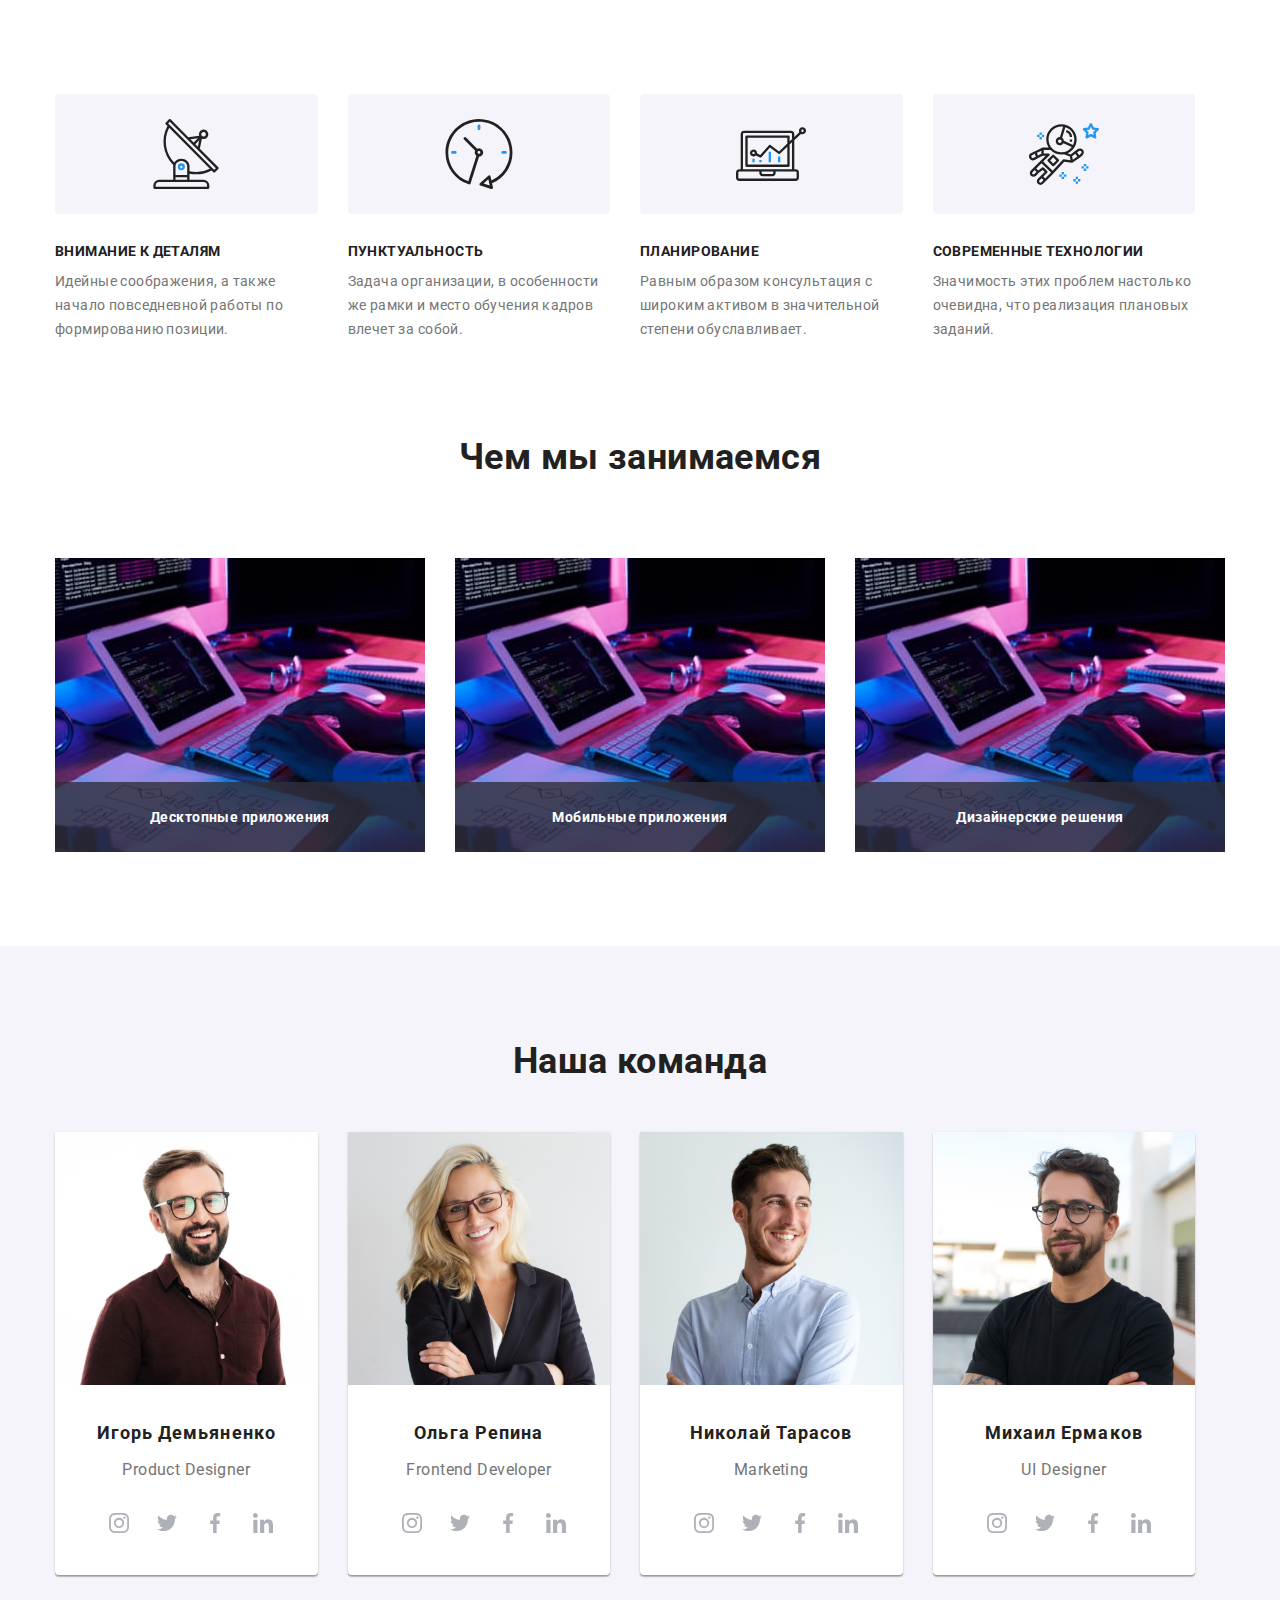
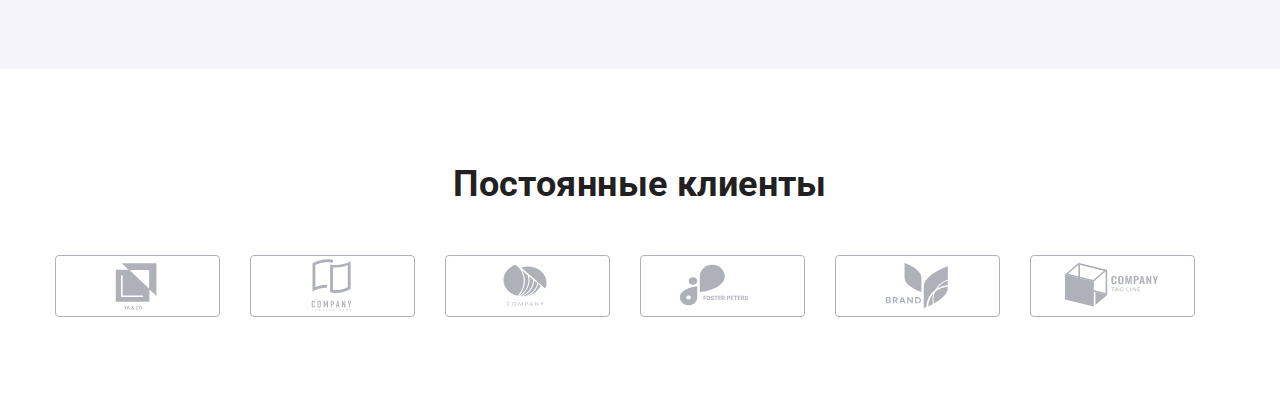
<file: index.html>
<!DOCTYPE html>
<html lang="ru">

<head>
    <meta charset="UTF-8">
    <meta http-equiv="X-UA-Compatible" content="IE=edge">
    <meta name="viewport" content="width=device-width, initial-scale=1.0">
    <title>Document</title>
    <link
        href="https://fonts.googleapis.com/css2?family=Raleway:wght@700&family=Roboto:wght@400;500;700;900&display=swap"
        rel="stylesheet">
    <link rel="stylesheet"
        href="https://cdnjs.cloudflare.com/ajax/libs/modern-normalize/1.1.0/modern-normalize.min.css">
    <link rel="stylesheet" href="./css/main.min.css">
</head>

<body>
    <!-- <header class="header">
        <div class="header__conteiner">
            <nav class="nav-head">
                <a class="logo" href="https://www.google.com/">
                    <span class="logo__web">Web</span>
                    <span class="logo__studio">Studio</span></a>
                
                    <ul class="site-nav">
                    <li class="site-nav__item"> <a href="https://www.google.com/" class=" site-nav__link site-nav__link--current">Студия</a></li>
                    <li class="site-nav__item"> <a href="./portfolio.html" class="link site-nav__link">Портфолио</a></li>
                    <li class="site-nav__item"> <a href="https://www.google.com/" class=" site-nav__link">Контакты</a></li>
                </ul>
            </nav>

            <ul class="contacts-header list ">
                <li class="contacts-header__item">
                        <a href="mailto:info@devstudio.com" class=" contacts-header__link">
                    
                        <svg class="contacts-header__icon" width="16px" height="12px">
                            <use href="./icon/sprite.svg#icon-mail">
                    
                            </use>
                        </svg>
                        info@devstudio.com</a>
                    
                </li>
                
                <li class="item">
                    
                        <a href="tel:+380961111111" class="contacts-header__link">
                        <svg class="contacts-header__icon" width="10px" height="16px">
                            <use href="./icon/sprite.svg#icon-smartphone">
                    
                            </use>
                        </svg>
                        +38 096 111 11 11</a>
                    
                </li>
            </ul>
        </div>
    </header> -->
    <main>
        <!-- <section class="hero">
            <div class="conteiner">
                <h1 class="hero__title">Эффективные решения для вашего бизнеса</h1>
                <button data-modal-open type="button" class="hero__button ">Заказать услугу</button>
            </div>
        </section> -->
        <section class="section">

            <div class="conteiner ">
                <h2 class="hidden">Наши преимущества</h2>
                <ul class="advantage-studio">
                    <li class="advantage-studio__item">
                        <div class="advantage-img">
                            <svg class="advantage-img__svg " width="70px" height="70px">
                            <use href="./icon/sprite.svg#icon-antenna-23">
                            </use>
                        </svg></div>
                        <h3 class="advantage-studio__title">Внимание к деталям</h3>
                        <p class="advantage-studio__text">Идейные соображения, а также начало повседневной работы по
                            формированию позиции.</p>

                    </li>
                    <li class="advantage-studio__item">
                        <div class="advantage-img">
                            <svg class="advantage-img__svg " width="70px" height="70px">
                            <use href="./icon/sprite.svg#icon-clock-23">
                            </use>
                        </svg></div>
                        <h3 class="advantage-studio__title">Пунктуальность</h3>
                        <p class="advantage-studio__text">Задача организации, в особенности же рамки и место обучения
                            кадров влечет за собой.</p>
                    </li>
                    <li class="advantage-studio__item">

                        <div class="advantage-img">
                            <svg class="advantage-img__svg" width="70px" height="70px">
                            <use href="./icon/sprite.svg#icon-diagram-23">
                            </use>
                        </svg></div>
                        <h3 class="advantage-studio__title">Планирование</h3>
                        <p class="advantage-studio__text">Равным образом консультация с широким активом в значительной
                            степени обуславливает.</p>
                    </li>
                    <li class="advantage-studio__item">
                        <div class="advantage-img">
                            <svg class="advantage-img__svg" width="70px" height="70px">
                                <use href="./icon/sprite.svg#icon-astronaut-23">
                                </use>
                            </svg>
                        </div>
                        <h3 class="advantage-studio__title">Современные технологии</h3>
                        <p class="advantage-studio__text">Значимость этих проблем настолько очевидна, что реализация
                            плановых заданий.</p>
                    </li>
                </ul>
            </div>
        </section>
        <section class="section section--no-pading-top">
            <div class="conteiner">
                <h2 class="section__title section__title--displayNone centered">Чем мы занимаемся</h2>
                <ul class="direction">
                    <li class="direction__item">
                        <img  src="./images/box1.jpg" width="370" alt="desktop and ipad">
                    <p class="direction__label">Десктопные приложения</p>
                </li>
                
                <li class="direction__item">
                    <img src="./images/box1.jpg" width="370" alt="desktop and ipad">
                    <p class="direction__label">Мобильные приложения</p>
                </li>
                

                    <li class="direction__item">
                        <img src="./images/box1.jpg" width="370" alt="desktop and ipad">
                        <p class="direction__label">Дизайнерские решения</p>
                    </li>
                    
                </ul>

        </div>
        </section>
          <section class="section section--outher-bg">
            <div class="conteiner">
                <h2 class="section__title centered">Наша команда</h2>
                    <ul class="team">
                        <li class="team__item">
                            <img src="./images/img(4).jpg" width="270" alt="фото Игорь Демьяненко">
                            <div class="team__card">
                                <h3 class="team__title">Игорь Демьяненко</h3>
                                <p class="team__text">Product Designer</p>
                                    <ul class="social">
                                        <li class="social__item">
                                            <a class="social__link" href="#">
                                            <svg class="comand-social " width="20px" height="20px">
                                                <use href="./icon/sprite.svg#icon-instagram-new">
                                        
                                                </use>
                                            </svg>
                                        </a></li>
                                        <li class="social__item">
                                            <a class="social__link" href="#">
                                            <svg class="comand-social" width="20px" height="20px">
                                                <use href="./icon/sprite.svg#icon-twitter--new">
                                        
                                                </use>
                                            </svg></a></li>
                                        <li class="social__item">
                                            <a class="social__link" href="#">
                                            <svg class="comand-social" width="20px" height="20px">
                                                <use href="./icon/sprite.svg#icon-facebook-new">
                                        
                                                </use>
                                            </svg></a></li>
                                        <li class="social__item">
                                            <a class="social__link" href="#">
                                            <svg class="comand-social" width="20px" height="20px">
                                                <use href="./icon/sprite.svg#icon-linkedin-new">
                                        
                                                </use>
                                            </svg></a></li>
                                    
                                    
                                    
                                    
                                        </ul>
                        
                            </div>
                        </li>
                        <li class="team__item">
                            <img src="./images/img(1).jpg" width="270" alt="фото Ольга Репина">
                            <div class="team__card">
                                <h3 class="team__title">Ольга Репина</h3>
                                <p class="team__text">Frontend Developer</p>
                                <ul class="social">
                                    <li class="social__item">
                                        <a class="social__link" href="#">
                                            <svg class="comand-social " width="20px" height="20px">
                                                <use href="./icon/sprite.svg#icon-instagram-new">
                                
                                                </use>
                                            </svg>
                                        </a>
                                    </li>
                                    <li class="social__item">
                                        <a class="social__link" href="#">
                                            <svg class="comand-social" width="20px" height="20px">
                                                <use href="./icon/sprite.svg#icon-twitter--new">
                                
                                                </use>
                                            </svg></a>
                                    </li>
                                    <li class="social__item">
                                        <a class="social__link" href="#">
                                            <svg class="comand-social" width="20px" height="20px">
                                                <use href="./icon/sprite.svg#icon-facebook-new">
                                
                                                </use>
                                            </svg></a>
                                    </li>
                                    <li class="social__item">
                                        <a class="social__link" href="#">
                                            <svg class="comand-social" width="20px" height="20px">
                                                <use href="./icon/sprite.svg#icon-linkedin-new">
                                
                                                </use>
                                            </svg></a>
                                    </li>
                                
                                
                                
                                
                                </ul>
                                
                                </div>
                                </li>
                        <li class="team__item">
                            <img src="./images/img(2).jpg" width="270" alt="фото Николай Тарасов">
                            <div class="team__card">
                                <h3 class="team__title">Николай Тарасов</h3>
                                <p class="team__text">Marketing</p>
                                <ul class="social">
                                    <li class="social__item">
                                        <a class="social__link" href="#">
                                            <svg class="comand-social " width="20px" height="20px">
                                                <use href="./icon/sprite.svg#icon-instagram-new">
                                
                                                </use>
                                            </svg>
                                        </a>
                                    </li>
                                    <li class="social__item">
                                        <a class="social__link" href="#">
                                            <svg class="comand-social" width="20px" height="20px">
                                                <use href="./icon/sprite.svg#icon-twitter--new">
                                
                                                </use>
                                            </svg></a>
                                    </li>
                                    <li class="social__item">
                                        <a class="social__link" href="#">
                                            <svg class="comand-social" width="20px" height="20px">
                                                <use href="./icon/sprite.svg#icon-facebook-new">
                                
                                                </use>
                                            </svg></a>
                                    </li>
                                    <li class="social__item">
                                        <a class="social__link" href="#">
                                            <svg class="comand-social" width="20px" height="20px">
                                                <use href="./icon/sprite.svg#icon-linkedin-new">
                                
                                                </use>
                                            </svg></a>
                                    </li>
                                
                                
                                
                                
                                </ul>
                                
                                </div>
                                </li>
                        <li class="team__item">
                            <img src="./images/img(3).jpg" width="270" alt="фото Михаил Ермаков">
                            <div class="team__card">
                                <h3 class="team__title">Михаил Ермаков</h3>
                                <p class="team__text">UI Designer</p>
                                <ul class="social">
                                    <li class="social__item">
                                        <a class="social__link" href="#">
                                            <svg class="comand-social " width="20px" height="20px">
                                                <use href="./icon/sprite.svg#icon-instagram-new">
                                
                                                </use>
                                            </svg>
                                        </a>
                                    </li>
                                    <li class="social__item">
                                        <a class="social__link" href="#">
                                            <svg class="comand-social" width="20px" height="20px">
                                                <use href="./icon/sprite.svg#icon-twitter--new">
                                
                                                </use>
                                            </svg></a>
                                    </li>
                                    <li class="social__item">
                                        <a class="social__link" href="#">
                                            <svg class="comand-social" width="20px" height="20px">
                                                <use href="./icon/sprite.svg#icon-facebook-new">
                                
                                                </use>
                                            </svg></a>
                                    </li>
                                    <li class="social__item">
                                        <a class="social__link" href="#">
                                            <svg class="comand-social" width="20px" height="20px">
                                                <use href="./icon/sprite.svg#icon-linkedin-new">
                                
                                                </use>
                                            </svg></a>
                                    </li>
                                
                                
                                
                                
                                </ul>
                                
                                </div>
                                </li>
                
                </div>
                </section>


        <section class="section">
            <div class="conteiner">
                <h2 class="section__title centered">Постоянные клиенты</h2>
                        
                    <ul class="customers">

                        <li class="customers__item">
                                <a class="customers__link" href="#">
                            <svg class="customers__logo" width="106px" height="60px">
                                <use href="./icon/sprite.svg#icon-Logo-1">

                                </use>
                            </svg> </a>
                        </li>
                        
                        <li class="customers__item">
                            <a class="customers__link" href="#">
                                <svg class="customers__logo" width="106px" height="60px">
                                        <use href="./icon/sprite.svg#icon-Logo-2">
                        
                                        </use>
                                    </svg> </a>
                        </li>
                        <li class="customers__item">
                            <a class="customers__link" href="#">
                                <svg class="customers__logo" width="106px" height="60px">
                                        <use href="./icon/sprite.svg#icon-Logo-3">
                        
                                        </use>
                                    </svg> </a>
                        </li>
                        <li class="customers__item">
                            <a class="customers__link" href="#">
                                <svg class="customers__logo" width="106px" height="60px">
                                        <use href="./icon/sprite.svg#icon-Logo-4">
                        
                                        </use>
                                    </svg> </a>
                            
                        </li>
                        <li class="customers__item">
                            <a class="customers__link" href="#">
                                <svg class="customers__logo" width="106px" height="60px">
                                        <use href="./icon/sprite.svg#icon-Logo-5">
                        
                                        </use>
                                    </svg> </a>
                            
                        </li>
                        <li class="customers__item">
                            <a class="customers__link" href="#">
                                <svg class="customers__logo" width="106px" height="60px">
                                        <use href="./icon/sprite.svg#icon-Logo-6">
                        
                                        </use>
                                    </svg> </a>
                            
                        </li>
                    </ul>
                
            </div>

        </section>
    </main>

<!-- <footer class="footer-bg">
    <div class="conteiner footer-conteiner">
        <div class="footer-bg-flex">
            <a class="logo-fr" href="https://www.google.com/"> 
                <span class="logo-fr__web--accent">Web</span>
                <span>Studio</span>
            </a>
            <address class="footer-adress">
                <ul class="contacts-list list">
                    <li>
                        <p class="contacts-list__adress">г. Киев, пр-т Леси Украинки, 26</p>
                    </li>
                    <li><a href="mailto:info@example.com" class="contacts-list__contacts">info@example.com</a> </li>
                    <li><a href="tel:+380991111111" class="contacts-list__contacts contacts-list__contacts--tel">+38 099 111 11 11</a> </li>
                </ul>
            </address>
        </div>


        <div class="social-footer">
            <h2 class="title-footer">Присоединяйтесь</h2>

            <ul class=" footer-social list">
                <li class="footer-social__item">
                    <svg class="footer-social__icon" width="44px" height="44px">
                        <use href="./icon/sprite.svg#icon-insta-footer">
                        </use>
                    </svg>
                </li>
                <li class="footer-social__item">
                    <svg class="footer-social__icon" width="44px" height="44px">
                        <use href="./icon/sprite.svg#icon-twiter-footer">
                        </use>
                    </svg>
                </li>
                <li class="footer-social__item">
                    <svg class="footer-social__icon" width="44px" height="44px">
                        <use href="./icon/sprite.svg#icon-facebook-footer">
                        </use>
                    </svg>
                </li>
                <li class="footer-social__item">
                    <svg class="footer-social__icon" width="44px" height="44px">
                        <use href="./icon/sprite.svg#icon-linkid-footer">
                        </use>
                    </svg>
                </li>
            </ul>
        </div>
        <div class="subscription-footer">
            <b class="subscription-footer__text">Подпишитесь на рассылку</b>
            <div class="form-footer">
                <form action="subscription">
                <input type="text" name="name"  id="email-ft" placeholder="E-mail" class="form-footer__input" />
            </form>

            <button class="btn-submit-ft" type="submit">Подписаться</button>
            <svg class="btn-submit-ft__icon" width="24px" height="24px">
                <use href="./icon/sprite.svg#icon-send-new">
                </use>
            </svg></div>
            
        </div>
    </div>
</footer> -->
    
        <div class="backdrop is-hidden" data-modal>
            <div class="modal">
                <b class="modal__title">Оставьте свои данные, мы вам перезвоним</b>
                <form class="form" name="service order" action="#" autocomplete="off" novalidate>
                    <div class="form-field">
                        <label  for="name" class="form-field__label" >Имя</label>
                        <input type="text" class="form-field__input" name="name-client" autofocus id="name" />
                        <svg class="form-field__icon-form" width="18px" height="18px">
                            <use href="./icon/sprite.svg#icon-person-black">

                            </use>
                        </svg>
                    </div>
                    
                    <div class="form-field">
                        <label for="phone" class="form-field__label"> Телефон</label>
                        <input type="tel" class="form-field__input" id="phone" name="tel"  />
                        <svg class="form-field__icon-form" width="18px" height="18px">
                            <use href="./icon/sprite.svg#icon-phone-black">
                            </use>
                        </svg> 
                    </div>
                    
                    <div class="form-field">
                        <label for="email" class="form-field__label">Почта</label>
                        <input type="email" class="form-field__input" id="email" name="mail" />
                    <svg class="form-field__icon-form" width="18px" height="18px">
                        <use href="./icon/sprite.svg#icon-email-black">
                        </use>
                    </svg>
                    </div>
                    
                <div class="form-field">
                    <label for="comment" class="form-field__label">Kоментарий</label>
                    <textarea class="form-comment" name="comment" placeholder="Введите текст" id="comment" rows="10"></textarea>
                </div>
                    
                <div class="form-checkbox">
                    
                    <label for="policy" class="form-label">
                        <input type="checkbox" class="form-input checkbox" name="policy" id="policy">
                        <span class="icon-checkbox"></span>
                        
                        Соглашаюсь с рассылкой и принимаю <a href="#">Условия договора</a></label>

                </div>
                    

                    <button type="submit" class="btn-submit" >Отправить</button>
                </form> 
        <button data-modal-close class="btn-modal">
       <svg class="btn-modal__icon" width="32px" height="32px">
           <use href="./icon/sprite.svg#icon-close-black-18dp-2-1">

           </use>
       </svg>
        </button>
            </div>
          
        </div>
    
           







<script src="./js/modal.js"></script>
</body>

</html>
</file>
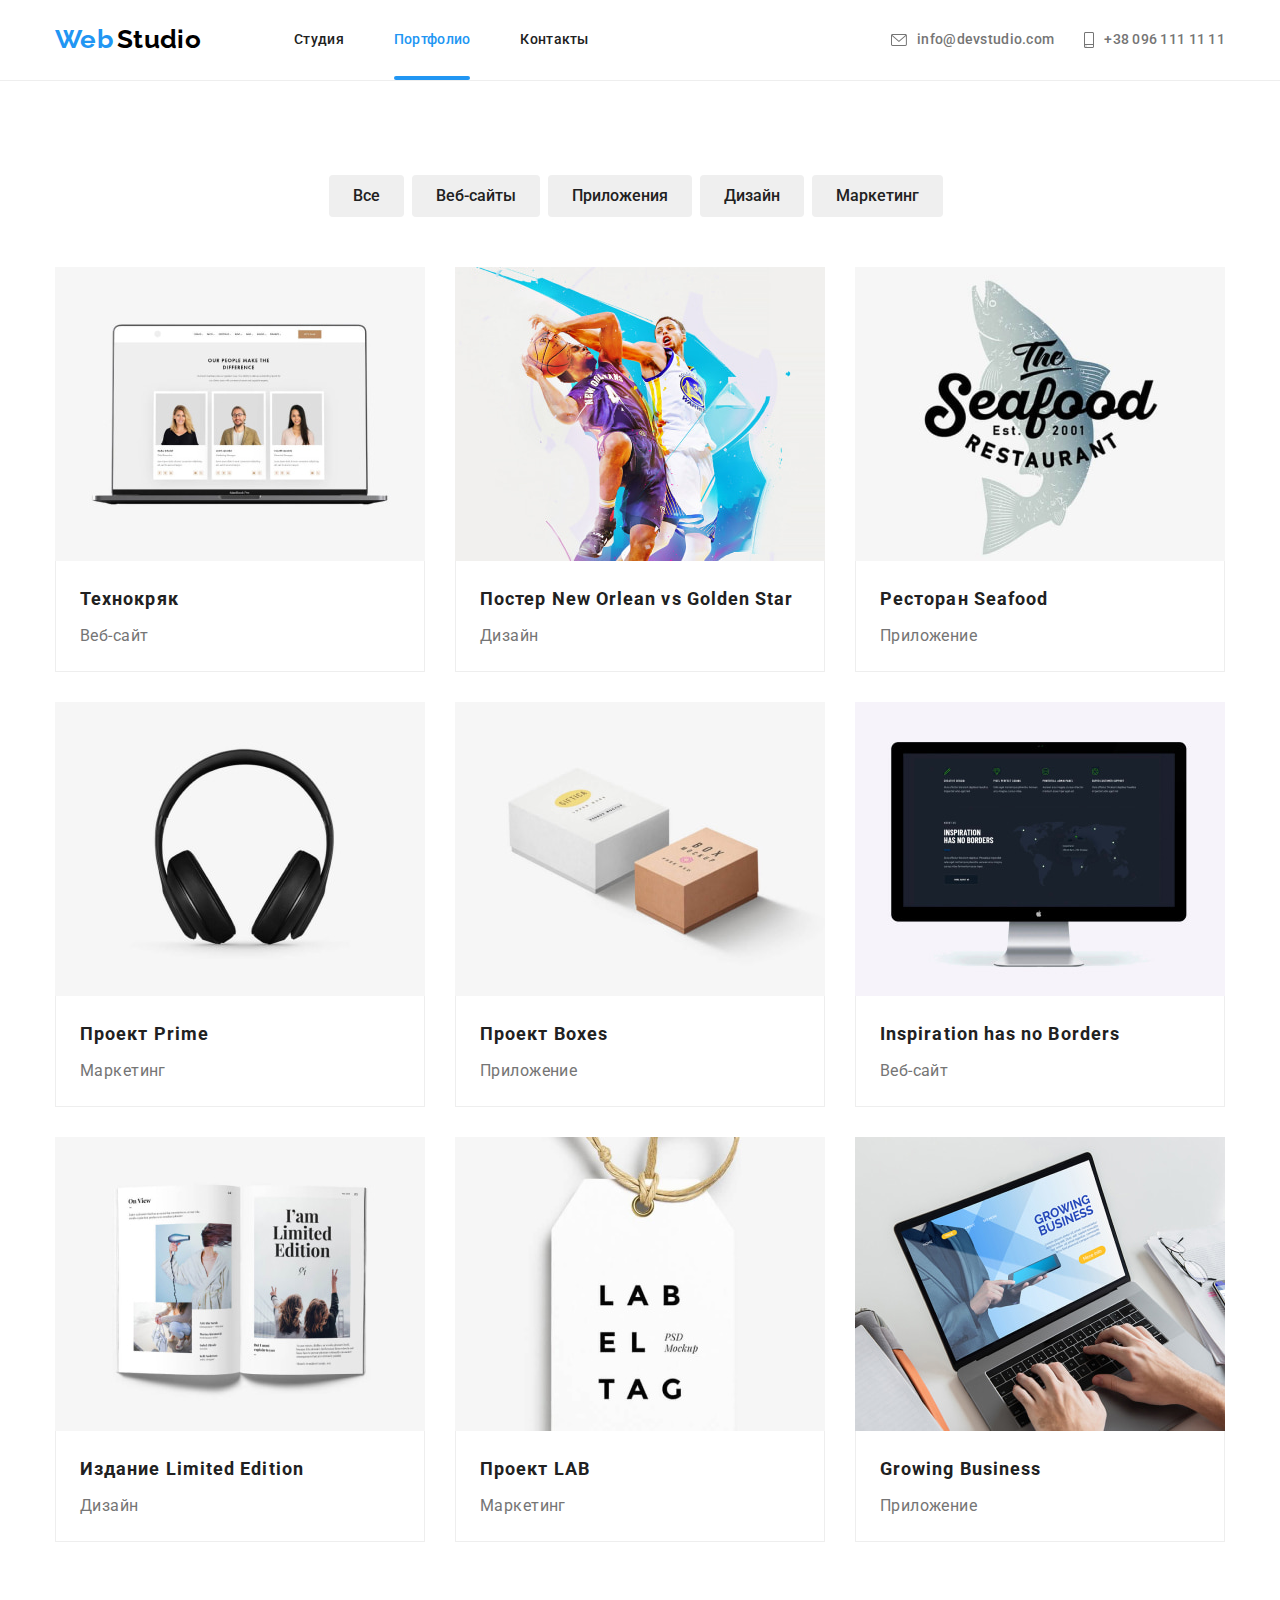
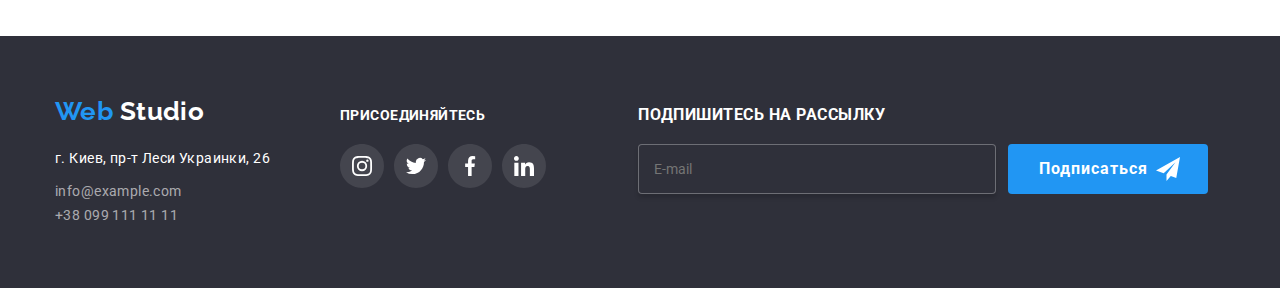
<file: portfolio.html>
<!DOCTYPE html>
<html lang="ru">
<head>
    <!--  -->
    <meta charset="UTF-8">
    <meta http-equiv="X-UA-Compatible" content="IE=edge">
    <meta name="viewport" content="width=device-width, initial-scale=1.0">
    <title>portfolio</title>
    <link rel="preconnect" href="https://fonts.googleapis.com">
    <link rel="preconnect" href="https://fonts.gstatic.com" crossorigin>
    <link href="https://fonts.googleapis.com/css2?family=Roboto:wght@400;500;700;900&display=swap" rel="stylesheet">
    <link href="https://fonts.googleapis.com/css2?family=Raleway:wght@700&family=Roboto:wght@400;500;700;900&display=swap"
        rel="stylesheet">
    <link rel="stylesheet" href="https://cdnjs.cloudflare.com/ajax/libs/modern-normalize/1.1.0/modern-normalize.min.css">
    <link rel="stylesheet" href="./css/main.min.css">
</head>
<body>
    <header class="header">
        <div class="header__conteiner">
            <nav class="nav-head">
                <a class="logo" href="https://www.google.com/">
                    <span class="logo__web">Web</span>
                    <span class="logo__studio">Studio</span></a>
    
                <ul class="site-nav">
                    <li class="site-nav__item"> <a href="./index.html" class="link site-nav__link">Студия</a></li>
                    <li class="site-nav__item"> <a href="#" class=" site-nav__link site-nav__link--current">Портфолио</a></li>
                    <li class="site-nav__item"> <a href="https://www.google.com/" class="link site-nav__link">Контакты</a></li>
                </ul>
            </nav>
    
            <ul class="contacts-header list ">
                <li class="contacts-header__item">
                    <a href="mailto:info@devstudio.com" class=" contacts-header__link">
    
                        <svg class="contacts-header__icon" width="16px" height="12px">
                            <use href="./icon/sprite.svg#icon-mail">
    
                            </use>
                        </svg>
                        info@devstudio.com</a>
    
                </li>
    
                <li class="item">
    
                    <a href="tel:+380961111111" class="contacts-header__link">
                        <svg class="contacts-header__icon" width="10px" height="16px">
                            <use href="./icon/sprite.svg#icon-smartphone">
    
                            </use>
                        </svg>
                        +38 096 111 11 11</a>
    
                </li>
            </ul>
        </div>
    </header>
    <main>
        <!--nav-button-->
        <section class="section">
            <div class="conteiner">
            <h1 class="invisible-header">Nav-button</h1>
            <!-- <div class="flex-container"> -->
            <ul class=" portfolio-nav list">
                <li class="portfolio-nav__item"><button type="button" class="button  portfolio-nav__btn">Все</button> </li>
                <li class="portfolio-nav__item"><button type="button" class="button  portfolio-nav__btn">Веб-сайты</button></li>
                <li class="portfolio-nav__item"><button type="button" class="button  portfolio-nav__btn">Приложения</button></li>
                <li class="portfolio-nav__item"><button type="button" class="button  portfolio-nav__btn">Дизайн</button></li>
                <li class="portfolio-nav__item"><button type="button" class="button  portfolio-nav__btn">Маркетинг</button></li>
            </ul>
        <!--progects-->
            <ul class="progects list">
                <li class="progects__item">
                    <a class="progects__links" href="">
                    <div class="absolt">
                        <img src="./images/tech-crack.jpg" width="370" alt="Laptop">
                            <p class="absolt__text">Ресурс предлагает комплексные предложения с разным уровнем функционала и сервисов. Все это позволит
                                посетителю получить
                                исчерпывающие сведения о компании или частном лице.</p>
                    </div>
                    <div class="card-text">
                    <h2 class="card-text__title">Технокряк</h2>
                    <p class="card-text__text ">Веб-сайт</p>
                    </div>
                    </a>
                </li>

                <li class="progects__item">
                    <a class="progects__links" href="">
                    <div class="absolt">
                    <img src="./images/poster.jpg" width="370" alt="Basketball team poster ">
                <p class="absolt__text">Ресурс предлагает комплексные предложения с разным уровнем функционала и сервисов. Все это
                    позволит
                    посетителю получить
                    исчерпывающие сведения о компании или частном лице.</p>
                </div>
                <div class="card-text">
                        <h2 class="card-text__title">Постер New Orlean vs Golden Star</h2>
                    <p class="card-text__text">Дизайн</p>
                </div></a>
                </li>
                
                <li class="progects__item">
                    <a class="progects__links" href="">
                    <div class="absolt">
                    <img src="./images/restoran.jpg" width="370" alt="restoran-app">
                <p class="absolt__text">Ресурс предлагает комплексные предложения с разным уровнем функционала и сервисов. Все это
                    позволит
                    посетителю получить
                    исчерпывающие сведения о компании или частном лице.</p>
                </div>
                <div class="card-text">
                        <h2 class="card-text__title">Ресторан Seafood</h2>
                    <p class="card-text__text">Приложение</p>
                </div></a>
                </li>
                
                <li class="progects__item">
                    <a class="progects__links" href="">
                    <div class="absolt">
                    <img src="./images/progect-prime.jpg" width="370" alt="headphones">
                    <p class="absolt__text">Ресурс предлагает комплексные предложения с разным уровнем функционала и сервисов. Все это
                        позволит
                        посетителю получить
                        исчерпывающие сведения о компании или частном лице.</p>
                    </div>
                    <div class="card-text">
                        <h2 class="card-text__title">Проект Prime</h2>
                    <p class="card-text__text">Маркетинг</p>
                </div></a>
                </li>
                
                <li class="progects__item">
                    <a class="progects__links" href="">
                    <div class="absolt">
                    <img src="./images/progect-boxes.jpg" width="370" alt="Boxes">
                    <p class="absolt__text">Ресурс предлагает комплексные предложения с разным уровнем функционала и сервисов. Все это
                        позволит
                        посетителю получить
                        исчерпывающие сведения о компании или частном лице.</p>
                    </div>
                    
                        <div class="card-text">
                        <h2 class="card-text__title">Проект Boxes</h2>
                    <p class="card-text__text">Приложение</p>
                </div></a>
                </li>
                
                <li class="progects__item">
                    <a class="progects__links" href="">
                    <div class="absolt">
                    <img src="./images/inspiration.jpg" width="370" alt="Imac">
                    <p class="absolt__text">Ресурс предлагает комплексные предложения с разным уровнем функционала и сервисов. Все это
                        позволит
                        посетителю получить
                        исчерпывающие сведения о компании или частном лице.</p>
                    </div>
                    <div class="card-text">
                        <h2 class="card-text__title">Inspiration has no Borders</h2>
                    <p class="card-text__text">Веб-сайт</p>
                </div></a>
                </li>
                
                <li class="progects__item">
                    <a class="progects__links" href="">
                    <div class="absolt">
                   <img src="./images/edition-limited.jpg" width="370" alt="Book">
                    <p class="absolt__text">Ресурс предлагает комплексные предложения с разным уровнем функционала и сервисов. Все это
                        позволит
                        посетителю получить
                        исчерпывающие сведения о компании или частном лице.</p>
                    </div>
                    <div class="card-text">
                        <h2 class="card-text__title">Издание Limited Edition</h2>
                    <p class="card-text__text">Дизайн</p>
                </div></a>
                </li>
                
                <li class="progects__item">
                    <a class="progects__links" href="">
                    <div class="absolt">
                    <img src="./images/project-lab.jpg" width="370" alt="Tag">
                <p class="absolt__text">Ресурс предлагает комплексные предложения с разным уровнем функционала и сервисов. Все это
                    позволит
                    посетителю получить
                    исчерпывающие сведения о компании или частном лице.</p>
                </div>
                    <div class="card-text">
                        <h2 class="card-text__title">Проект LAB</h2>
                    <p class="card-text__text">Маркетинг</p>
                </div></a>
                </li>
                
                <li class="progects__item">
                    <a class="progects__links" href="">
                    <div class="absolt">
                    <img src="./images/gro-bes.jpg" width="370" alt="Lapto and hands">
                    <p class="absolt__text">Ресурс предлагает комплексные предложения с разным уровнем функционала и сервисов. Все это
                        позволит
                        посетителю получить
                        исчерпывающие сведения о компании или частном лице.</p>
                    </div>
                    <div class="card-text">
                        <h2 class="card-text__title">Growing Business</h2>
                    <p class="card-text__text">Приложение</p>
                </div></a>
                </li>
            </ul>
            
            </div>
            </section>
        </main>

<footer class="footer-bg">
    <div class="conteiner footer-conteiner">
        <div class="footer-bg-flex">
            <a class="logo-fr" href="https://www.google.com/">
                <span class="logo-fr__web--accent">Web</span>
                <span>Studio</span>
            </a>
            <address class="footer-adress">
                <ul class="contacts-list list">
                    <li>
                        <p class="contacts-list__adress">г. Киев, пр-т Леси Украинки, 26</p>
                    </li>
                    <li><a href="mailto:info@example.com" class="contacts-list__contacts">info@example.com</a> </li>
                    <li><a href="tel:+380991111111" class="contacts-list__contacts contacts-list__contacts--tel">+38 099
                            111 11 11</a> </li>
                </ul>
            </address>
        </div>


        <div class="social-footer">
            <h2 class="title-footer">Присоединяйтесь</h2>

            <ul class=" footer-social list">
                <li class="footer-social__item">
                    <svg class="footer-social__icon" width="44px" height="44px">
                        <use href="./icon/sprite.svg#icon-insta-footer">
                        </use>
                    </svg>
                </li>
                <li class="footer-social__item">
                    <svg class="footer-social__icon" width="44px" height="44px">
                        <use href="./icon/sprite.svg#icon-twiter-footer">
                        </use>
                    </svg>
                </li>
                <li class="footer-social__item">
                    <svg class="footer-social__icon" width="44px" height="44px">
                        <use href="./icon/sprite.svg#icon-facebook-footer">
                        </use>
                    </svg>
                </li>
                <li class="footer-social__item">
                    <svg class="footer-social__icon" width="44px" height="44px">
                        <use href="./icon/sprite.svg#icon-linkid-footer">
                        </use>
                    </svg>
                </li>
            </ul>
        </div>
        <div class="subscription-footer">
            <b class="subscription-footer__text">Подпишитесь на рассылку</b>
            <div class="form-footer">
                <form action="subscription">
                    <input type="text" name="name" id="email-ft" placeholder="E-mail" class="form-footer__input" />
                </form>

                <button class="btn-submit-ft" type="submit">Подписаться</button>
                <svg class="btn-submit-ft__icon" width="24px" height="24px">
                    <use href="./icon/sprite.svg#icon-send-new">
                    </use>
                </svg>
            </div>

        </div>
    </div>
</footer>
    
</body>
</html>
</file>
<file: css/main.min.css>
:root{--primary-text-color: #757575;--title-text-color: #212121;--accent-text-color: #2196f3;--primary-bg-color: #e5e5e5;--header-bg-color: #ffffff;--logo-text-studio: #000000;--footer-bg-color: #2f303a;--border-color: #eeeeee;--comand-bg-color: #f5f4fa;--hero-bg-color: #c4c4c4;--customers-border-color: #afb1b8;--backdrop-color: #0000001a;--overlay-progects: rgba(33, 150, 243, 0.9)}.conteiner{width:100%;padding-left:15px;padding-right:15px;margin-left:auto;margin-right:auto}@media screen and (min-width: 480px){.conteiner{max-width:480px}}@media screen and (min-width: 768px){.conteiner{max-width:768px}}@media screen and (min-width: 1200px){.conteiner{max-width:1200px}}body{background-color:var(--header-bg-color);color:var(--primary-text-color);font-family:Roboto,sans-serif;font-size:14px;letter-spacing:.03em}.section{padding-top:94px;padding-bottom:94px}@media screen and (min-width: 480px){.section{padding-top:60px;padding-bottom:60px}}@media screen and (min-width: 1200px){.section{padding-top:94px;padding-bottom:94px}}.section__title{margin-bottom:50px;color:var(--title-text-color);font-weight:700;font-size:36px;line-height:1.17}@media screen and (min-width: 480px){.section__title{margin-bottom:30px}}@media screen and (min-width: 768px){.section__title{margin-bottom:30px}}@media screen and (min-width: 480px){.section__title{margin-bottom:50px}}a{text-decoration:none}h1,h2,h3,h4,h5,h6,p{margin:0;padding:0}img{display:block;max-width:100%;height:auto}textarea{resize:none}ul,a{margin:0;padding:0;list-style:none}*,::after,::before{box-sizing:border-box;max-width:100%;height:auto}.hidden{position:absolute;width:1px;height:1px;margin:-1px;border:0;padding:0;white-space:nowarp;clip-path:insert(100%);clip:rect(0 0 0 0);overflow:hidden}.centered{text-align:center}.header{background-color:var(--header-bg-color);border-bottom:1px solid var(--border-color)}.nav-head{display:flex;align-items:center}.header__conteiner{width:1200px;display:flex;align-items:center;padding-left:15px;padding-right:15px;margin-left:auto;margin-right:auto}.logo{padding-top:24px;padding-bottom:25px}.logo .logo__web{display:inline-block;color:var(--accent-text-color);font-family:"Raleway";font-weight:700;font-size:26px;line-height:1.2;text-decoration:none}.logo .logo__studio{color:var(--logo-text-studio);font-family:"Raleway";font-weight:700;font-size:26px;line-height:1.2;text-decoration:none;padding-top:24px;padding-bottom:25px;transition:color 250ms cubic-bezier(0.4, 0, 0.2, 1)}.site-nav{display:flex;margin-left:93px}.site-nav__link{position:relative;display:block;padding-top:32px;padding-bottom:32px;color:var(--title-text-color);font-weight:500;line-height:1.14;letter-spacing:.02em;transition:color 250ms cubic-bezier(0.4, 0, 0.2, 1)}.site-nav__link:hover,.site-nav__link:focus{color:var(--accent-text-color)}.site-nav__link--current{color:var(--accent-text-color)}.site-nav__link::after{content:" ";position:absolute;display:block;bottom:0;right:0;width:100%;height:4px;border-radius:2px;background-color:var(--accent-text-color);opacity:1;transition:opacity 250ms cubic-bezier(0.4, 0, 0.2, 1);visibility:hidden}.site-nav__link--current::after{opacity:1;visibility:visible}.site-nav__item:not(:last-child){margin-right:50px}.contacts-header{display:flex;margin-left:auto}.contacts-header .contacts-header__icon{margin-right:10px}.contacts-header .contacts-header__link{display:flex;align-items:normal;padding-top:20px;padding-bottom:20px;margin-left:30px;fill:var(--primary-text-color);color:var(--primary-text-color);font-weight:500;line-height:1.14;letter-spacing:.02em;transition:fill 250ms cubic-bezier(0.4, 0, 0.2, 1),color 250ms cubic-bezier(0.4, 0, 0.2, 1)}.contacts-header .contacts-header__link:not(:last-child){margin-left:0}.contacts-header .contacts-header__link:hover{color:var(--accent-text-color);fill:var(--accent-text-color)}.contacts-header .contacts-header__link:focus{color:var(--accent-text-color);fill:var(--accent-text-color)}.button{color:var(--title-text-color);cursor:pointer;font-weight:500;font-size:16px;line-height:1.625;border-radius:4px;border-color:rgba(0,0,0,0);transition:background-color 250ms cubic-bezier(0.4, 0, 0.2, 1),color 250ms cubic-bezier(0.4, 0, 0.2, 1)}.button:hover,.button:focus{background-color:var(--accent-text-color);color:var(--header-bg-color);box-shadow:0px 2px 2px 0px rgba(0,0,0,.1215686275);box-shadow:0px 1px 2px 0px rgba(0,0,0,.0784313725);box-shadow:0px 3px 1px 0px rgba(0,0,0,.1019607843)}.portfolio-nav__btn{padding-top:6px;padding-bottom:6px;padding-left:22px;padding-right:22px;margin-bottom:50px}.portfolio-nav__btn:hover{background-color:var(--accent-text-color);color:var(--header-bg-color);box-shadow:0px 2px 2px 0px rgba(0,0,0,.1215686275);box-shadow:0px 1px 2px 0px rgba(0,0,0,.0784313725);box-shadow:0px 3px 1px 0px rgba(0,0,0,.1019607843)}.hero__button{display:flex;flex-direction:row;align-items:flex-start;padding:10px 32px;box-shadow:0px 4px 4px rgba(0,0,0,.15);border-radius:4px;margin-left:auto;margin-right:auto;margin-top:30px;background-color:var(--accent-text-color);color:var(--header-bg-color);border-color:var(--accent-text-color);font-weight:700;font-size:16px;line-height:1.875;border-radius:4px;cursor:pointer;border-color:rgba(0,0,0,0);transition:background-color 250ms cubic-bezier(0.4, 0, 0.2, 1),color 250ms cubic-bezier(0.4, 0, 0.2, 1)}.btn-submit-ft{position:relative;width:200px;height:50px;border-radius:4px;border-color:rgba(0,0,0,0);color:var(--header-bg-color);background-color:var(--accent-text-color);font-weight:700;font-size:16px;line-height:1.875;letter-spacing:.06em;text-align:start;padding-left:29px}.btn-submit-ft__icon{position:absolute;right:28px;fill:var(--header-bg-color)}.btn-modal{position:absolute;top:8px;right:8px;background-color:var(--header-bg-color);border:1px solid rgba(0,0,0,.1019607843);width:30px;height:30px;border-radius:50%;transition:border 250ms cubic-bezier(0.4, 0, 0.2, 1)}.btn-modal__icon{position:absolute;top:50%;width:30px;height:30px;padding:6px;border-radius:17px;fill:var(--logo-text-studio);transform:translate(-50%, -50%);transition:fill 250ms cubic-bezier(0.4, 0, 0.2, 1)}.btn-modal__icon:hover{fill:var(--accent-text-color)}.btn-modal:hover{border:1px solid var(--accent-text-color)}.btn-submit{display:block;border-radius:4px;border-color:rgba(0,0,0,0);color:var(--header-bg-color);background-color:var(--accent-text-color);font-weight:700;font-size:16px;line-height:1.875;letter-spacing:.06em;padding:10px 56px;margin-top:30px;margin-left:auto;margin-right:auto}.hero{background-color:var(--hero-bg-color);text-align:center;background-repeat:no-repeat;background-size:cover;padding-top:200px;padding-bottom:200px;background:rgba(47,48,58,.4);max-width:1600px;height:600px;margin-right:auto;margin-left:auto;background-position:center;background-image:linear-gradient(to right, rgba(47, 48, 58, 0.4), rgba(47, 48, 58, 0.4)),url(../images/bg-image.png)}.hero .hero__title{width:696px;margin:0 auto;color:var(--header-bg-color);font-weight:900;font-size:44px;line-height:1.36;letter-spacing:.06em;text-transform:uppercase}.hero{background-color:var(--hero-bg-color);text-align:center;background-repeat:no-repeat;background-size:cover;padding-top:200px;padding-bottom:200px;background:rgba(47,48,58,.4);max-width:1600px;height:600px;margin-right:auto;margin-left:auto;background-position:center;background-image:linear-gradient(to right, rgba(47, 48, 58, 0.4), rgba(47, 48, 58, 0.4)),url(../images/bg-image.png)}.hero .hero__title{width:696px;margin:0 auto;color:var(--header-bg-color);font-weight:900;font-size:44px;line-height:1.36;letter-spacing:.06em;text-transform:uppercase}.advantage-studio{margin-bottom:-30px}@media screen and (min-width: 768px){.advantage-studio{display:flex;flex-wrap:wrap;margin-left:-30px;margin-bottom:-30px}}.advantage-studio .advantage-studio__item{margin-bottom:30px}@media screen and (min-width: 768px){.advantage-studio .advantage-studio__item{width:calc(50% - 30px);margin-left:30px;margin-bottom:30px}}@media screen and (min-width: 1200px){.advantage-studio .advantage-studio__item{width:calc(25% - 30px);margin-left:30px;margin-bottom:30px}}.advantage-studio .advantage-studio__title{margin-top:30px;margin-bottom:10px;color:var(--title-text-color);font-size:14px;font-weight:700;line-height:1.14;text-transform:uppercase}.advantage-studio .advantage-studio__text{color:var(--primary-text-color);line-height:1.71}.advantage-img{display:flex;justify-content:center;align-items:flex-end;border-radius:4px;background-color:var(--comand-bg-color)}.advantage-img .advantage-img__svg{padding:25px 0}.section--outher-bg{background-color:var(--comand-bg-color)}.team{margin-bottom:-30px}@media screen and (min-width: 768px){.team{display:flex;flex-wrap:wrap;margin-left:-30px;margin-bottom:-30px}}@media screen and (min-width: 1200px){.team{display:flex;flex-wrap:wrap;margin-left:-30px;margin-bottom:-30px}}.team .team__item{width:450px;background:#fff;box-shadow:0px 1px 3px rgba(0,0,0,.12),0px 1px 1px rgba(0,0,0,.14),0px 2px 1px rgba(0,0,0,.2);border-radius:0px 0px 4px 4px;margin-bottom:30px;margin-bottom:30px}.team .team__item:nth-child(n+4){margin-right:0}@media screen and (min-width: 768px){.team .team__item{width:calc(50% - 30px);margin-left:30px;margin-bottom:30px}}@media screen and (min-width: 1200px){.team .team__item{width:calc(25% - 30px);margin-left:30px;margin-bottom:30px}}.team .team__card{padding-top:30px;padding-bottom:30px;padding-left:32px;padding-right:32px}.team .team__title{margin-bottom:4px;color:var(--title-text-color);font-size:18px;font-weight:700;line-height:2;letter-spacing:.06em;text-align:center}.team .team__text{color:var(--primary-text-color);font-size:16px;line-height:1.875;text-align:center}.social{display:flex;justify-content:space-between;margin-left:10px;margin-top:16px;cursor:pointer}.social .social__link{display:flex;justify-content:center;background-color:var(--header-bg-color);width:44px;height:44px;border-radius:20px;margin-right:10px;fill:var(--customers-border-color);transition:background-color 250ms cubic-bezier(0.4, 0, 0.2, 1),fill 250ms cubic-bezier(0.4, 0, 0.2, 1)}.social .social__link:hover{background-color:var(--accent-text-color);fill:var(--header-bg-color)}.social .social__link:last-child{margin-right:0}.customers{margin-bottom:-30px}@media screen and (min-width: 480px){.customers{display:flex;flex-wrap:wrap;margin-left:-30px;margin-bottom:-30px}}@media screen and (min-width: 768px){.customers{display:flex;flex-wrap:wrap;margin-left:-30px;margin-bottom:-30px}}@media screen and (min-width: 1200px){.customers{display:flex;flex-wrap:wrap;margin-left:-30px;margin-bottom:-30px}}.customers .customers__item{margin-bottom:30px}@media screen and (min-width: 480px){.customers .customers__item{width:calc(50% - 30px);margin-left:30px;margin-bottom:30px}}@media screen and (min-width: 768px){.customers .customers__item{width:calc(33.3333333333% - 30px);margin-left:30px;margin-bottom:30px}}@media screen and (min-width: 1200px){.customers .customers__item{width:calc(16.6666666667% - 30px);margin-left:30px;margin-bottom:30px}}.customers .customers__link{width:100%;height:100%;display:flex;align-items:center;margin-right:30px;justify-content:space-around;border:1px solid var(--customers-border-color);border-radius:4px;border-color:var(--customers-border-color);cursor:pointer;fill:var(--customers-border-color);transition:border-color 250ms cubic-bezier(0.4, 0, 0.2, 1),fill 250ms cubic-bezier(0.4, 0, 0.2, 1)}.customers .customers__link:hover,.customers .customers__link:focus{fill:var(--accent-text-color);border-color:var(--accent-text-color)}.customers .customers__logo{fill:var(--customers-border-color);transition:fill 250ms cubic-bezier(0.4, 0, 0.2, 1)}.customers .customers__logo:hover{fill:var(--accent-text-color)}.card-text{padding-left:24px;padding-right:24px;padding-top:20px;padding-bottom:20px;border-left:1px solid var(--border-color);border-right:1px solid var(--border-color);border-bottom:1px solid var(--border-color)}.card-text .card-text__title{margin-bottom:4px;color:var(--title-text-color);font-size:18px;font-weight:700;line-height:2;letter-spacing:.06em}.card-text .card-text__text{color:var(--primary-text-color);font-size:16px;line-height:1.875}.absolt{overflow:hidden;position:relative}.absolt .absolt__text{position:absolute;top:0;left:0;width:100%;height:100%;background-color:var(--overlay-progects);transform:translateY(100%);transition:transform 250ms cubic-bezier(0.4, 0, 0.2, 1);opacity:0;color:var(--header-bg-color);font-size:18px;line-height:1.5555;letter-spacing:.03em;padding:63px 24px 63px 24px}.absolt::before{position:absolute;display:inline-block;background-color:var(--overlay-progects);width:100%;height:100%;opacity:0;transform:translateY(100%);transition:transform 250ms cubic-bezier(0.4, 0, 0.2, 1)}.absolt:hover::before{opacity:1}.absolt:hover.absolt::before{transform:translateY(0)}.progects__links:hover .absolt__text,.progects__links:focus .absolt__text{transform:translateY(0);opacity:1}.progects{display:flex;flex-wrap:wrap;margin-right:-30px;margin-bottom:-30px}.progects__item{position:relative;flex-basis:calc((100% - 60px)/3);margin-right:30px;margin-bottom:30px}.progects__item:nth-child(3n){margin-right:0}.progects__links{display:block;transition:box-shadow 250ms cubic-bezier(0.4, 0, 0.2, 1)}.progects__links:hover{box-shadow:0px 1px 1px rgba(0,0,0,.12),0px 4px 4px rgba(0,0,0,.06),1px 4px 6px rgba(0,0,0,.16)}.portfolio-nav{display:flex;justify-content:center;cursor:pointer}.portfolio-nav .portfolio-nav__item{margin-right:8px}.footer-bg{background-color:var(--footer-bg-color);padding-top:60px;padding-bottom:60px}.logo-fr{color:var(--header-bg-color);font-family:"Raleway";font-weight:700;font-size:26px;line-height:1.2;text-decoration:none}.logo-fr .logo-fr__web--accent{color:var(--accent-text-color)}.footer-adress{margin-top:20px}.contacts-list .contacts-list__adress{color:var(--header-bg-color);font-style:normal;font-size:14px;line-height:1.71;margin-bottom:9px}.contacts-list .contacts-list__contacts{font-style:normal;line-height:1.7;color:rgba(255,255,255,.6);margin-bottom:9px}.contacts-list .contacts-list__contacts--tel{margin-bottom:0}.footer-conteiner{display:flex;align-items:baseline}.footer-list-contacts{display:block;margin-bottom:9px}.invisible-header{display:none}.title-footer{color:var(--header-bg-color);font-style:normal;font-weight:700;font-size:14px;line-height:1.14;letter-spacing:.03em;text-transform:uppercase;margin-bottom:20px}.footer-social{display:flex}.footer-social .footer-social__icon{fill:rgba(255,255,255,.1);transition:fill 250ms cubic-bezier(0.4, 0, 0.2, 1)}.footer-social .footer-social__icon:hover{fill:var(--accent-text-color)}.footer-social .footer-social__item{margin-right:10px}.footer-social .footer-social__item:last-child{margin-right:0}.social-footer{margin-left:70px}.subscription-footer{display:flex;flex-direction:column;margin-left:92px}.subscription-footer .subscription-footer__text{margin-bottom:20px;font-weight:700;font-size:16px;line-height:1.1428;letter-spacing:.03em;text-transform:uppercase;color:var(--header-bg-color)}.form-footer{position:relative;display:flex;align-items:center}.form-footer .form-footer__input{margin-right:12px;width:358px;height:50px;padding:15px 15px 16px;border-radius:4px;color:rgba(255,255,255,.6);background-color:var(--footer-bg-color);border:1px solid rgba(255,255,255,.3019607843);box-shadow:0px 4px 4px 0px rgba(0,0,0,.1490196078)}.backdrop{position:fixed;top:0;left:0;width:100%;height:100%;background-color:var(--backdrop-color);transition:opacity 250ms cubic-bezier(0.4, 0, 0.2, 1)}.backdrop.is-hidden{opacity:0;pointer-events:none}.modal{position:absolute;top:50%;left:50%;transform:translate(-50%, -50%);justify-content:flex-end;min-width:528px;min-height:521px;background-color:var(--header-bg-color);border-radius:4px;padding:40px}.modal .modal__title{display:block;font-size:20px;line-height:1.15;color:var(--title-text-color);margin-bottom:12px;text-align:center}.form{width:448px}.form-field{position:relative;display:flex;flex-direction:column}.form-field .form-field__input{width:100%;height:40px;border:1px solid rgba(33,33,33,.2);border-radius:4px;margin-bottom:10px;padding:11px 12px 11px 40px}.form-field .form-field__input::placeholder{color:var(--primary-text-color)}.form-field .form-field__label{font-size:12px;line-height:1.17;letter-spacing:.01em;margin-bottom:4px;color:var(--primary-text-color)}.form-field .form-field__icon-form{position:absolute;display:inline-block;top:55%;left:12px;transform:translateY(-55%);transition:fill 250ms cubic-bezier(0.4, 0, 0.2, 1)}.form-field:focus-within .form-field__icon-form{fill:var(--accent-text-color)}.form-field:focus-within .form-field__input{border:1px solid var(--accent-text-color)}.form-comment{width:100%;height:120px;border:1px solid rgba(33,33,33,.2);border-radius:4px;padding:16px 12px}.form-input:focus+.form-field input{border-color:var(--accent-text-color)}.form-label a{color:var(--accent-text-color);text-decoration:revert}.checkbox{-webkit-appearance:none;-moz-appearance:none;appearance:none;position:absolute}.icon-checkbox{display:inline-block;margin-right:8px;width:15px;height:16px;border:2px solid var(--title-text-color);border-radius:4px}.checkbox:checked+.icon-checkbox{border-color:var(--accent-text-color);background-size:contain;background-origin:border-box;background-color:var(--accent-text-color);background-image:url(../icon/icon-check-new.svg)}.form-checkbox input[type=checkbox]{width:16px;height:15px}.form-checkbox{display:flex;align-items:center;justify-content:flex-end;margin-top:20px;margin-bottom:30px}.section--no-pading-top{padding-top:0}.direction{display:flex;justify-content:space-between}@media screen and (max-width: 1199px){.direction{display:none}}.direction .direction__item{position:relative;flex-basis:calc((100% - 60px)/3);margin-top:30px}.direction .direction__label{position:absolute;width:370px;height:70px;background-color:rgba(47,48,58,.8);display:block;left:0;bottom:0;padding-top:27px;color:var(--header-bg-color);font-weight:700;line-height:1.1428;text-align:center;letter-spacing:.03em}@media screen and (max-width: 1199px){.section__title--displayNone{display:none}}/*# sourceMappingURL=main.min.css.map */
</file>
